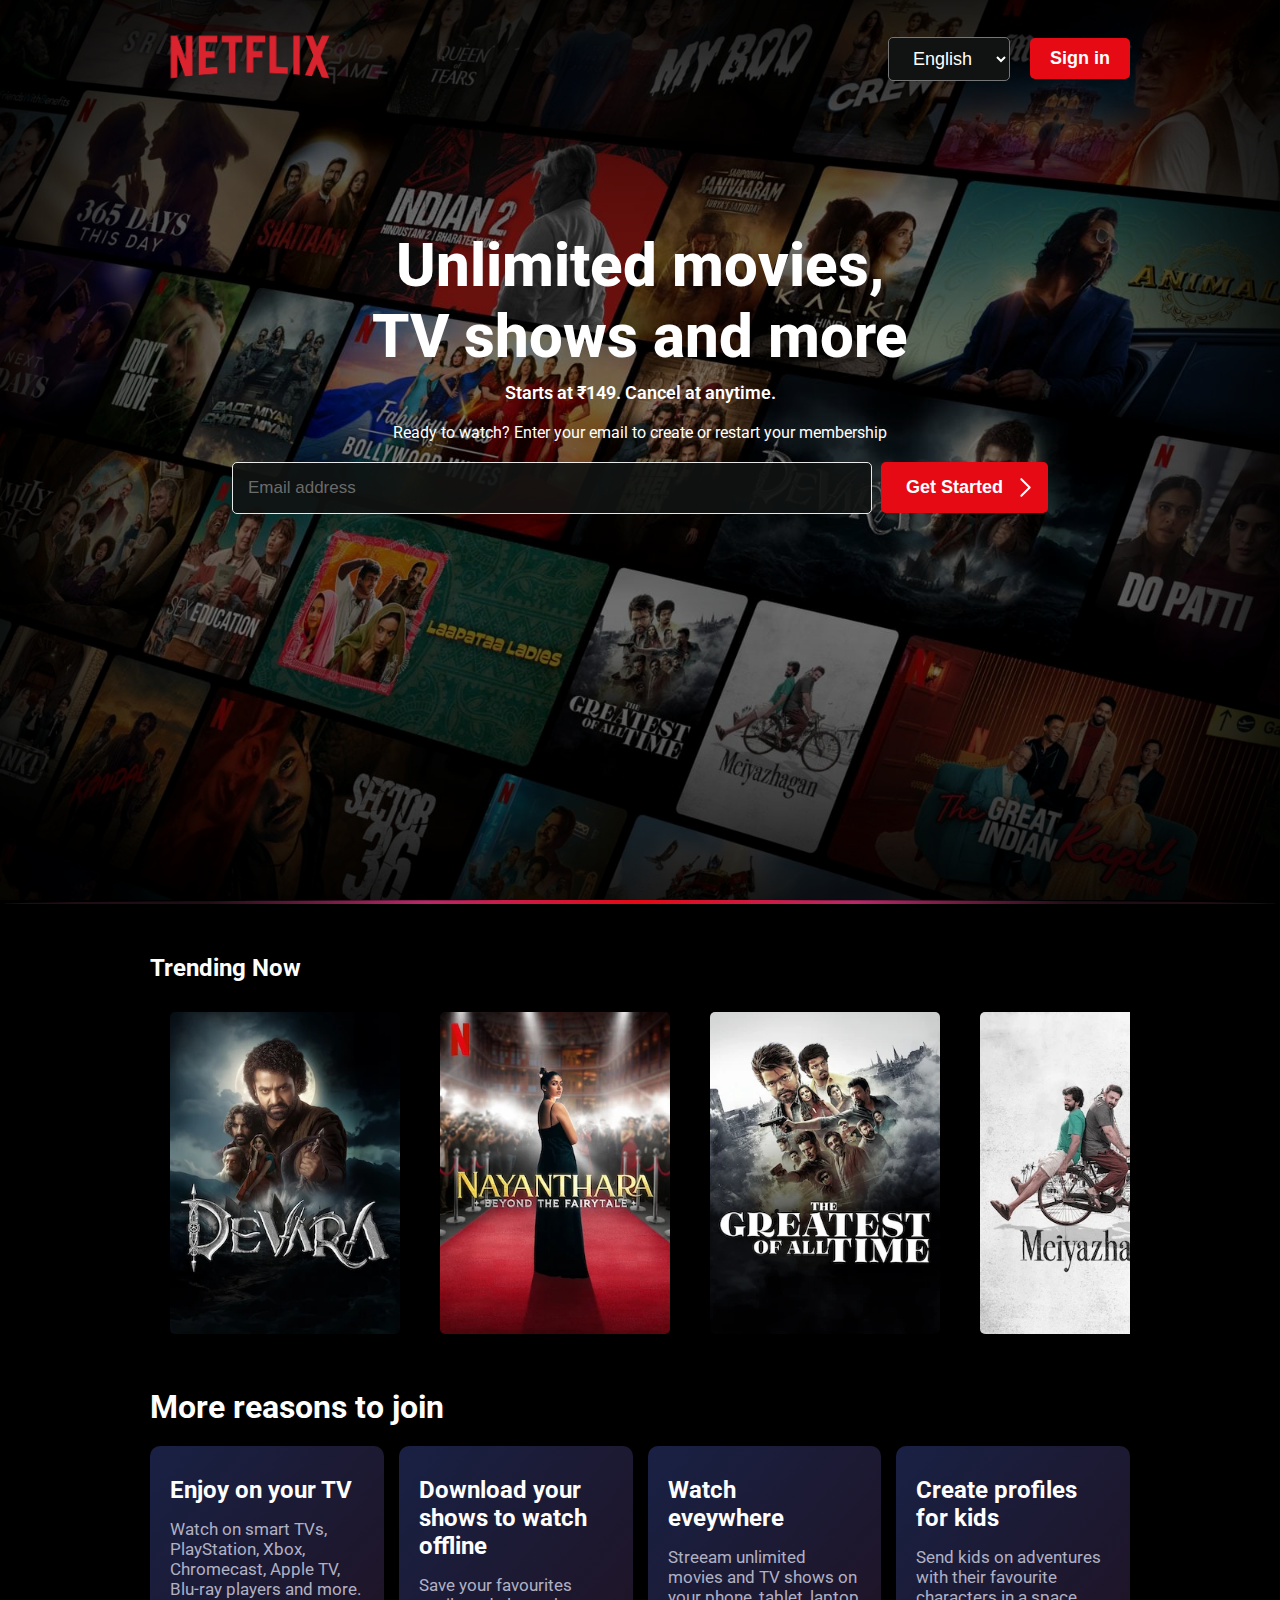
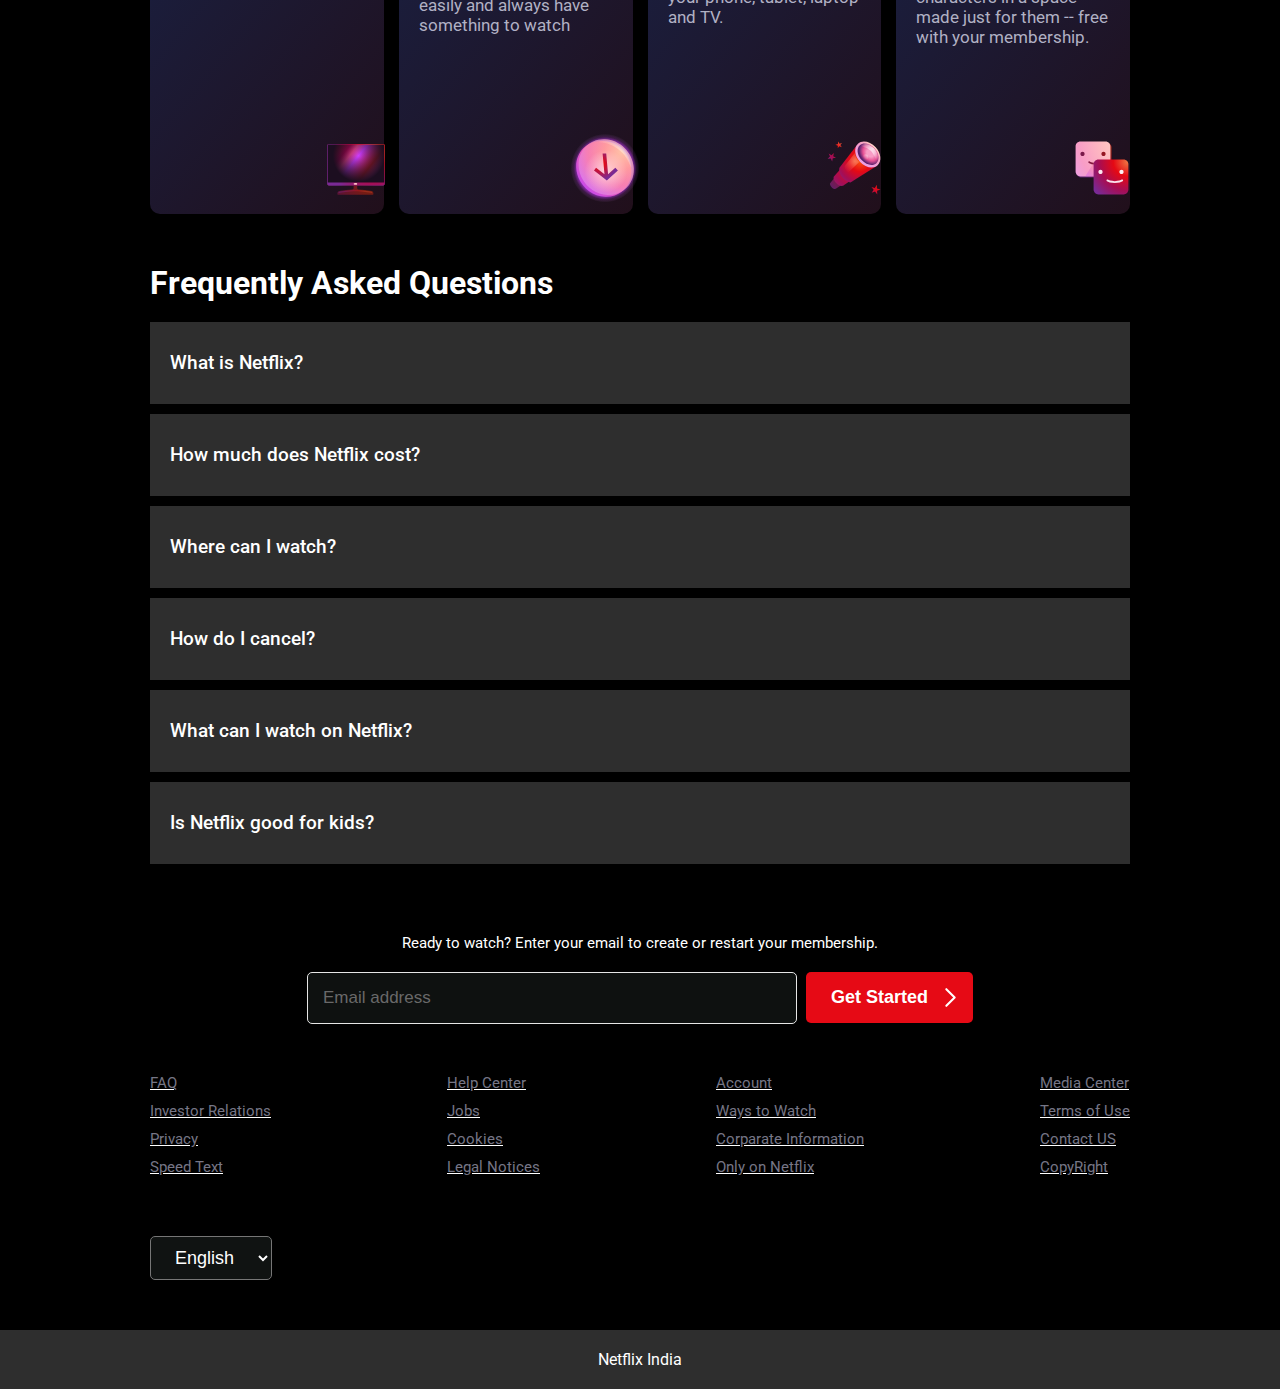
<file: index.html>
<!DOCTYPE html>
<html lang="en">

<head>
  <meta charset="UTF-8">
  <meta name="viewport" content="width=device-width, initial-scale=1.0">
  <link rel="icon" href="./assrts/img/netflix icon.png">
  <title>Netflix</title>

  <!-- CSS Link -->
  <link rel="stylesheet" href="./src/css/style.css">

  <!-- Font Link -->
  <link rel="preconnect" href="https://fonts.googleapis.com">
  <link rel="preconnect" href="https://fonts.gstatic.com" crossorigin>
  <link href="https://fonts.googleapis.com/css2?family=Roboto:wght@300;400;500;700;900&display=swap" rel="stylesheet">

</head>

<body>
  <header>
    <nav>
      <div class="header-logo">
        <img src="./assrts/img/Netflix_Logo_.png" alt="netflix">
      </div>
      <div class="header-link">
        <select>
          <option value="english">English</option>
          <option value="tamil">Tamil</option>
        </select>
        <button class="btn sign-in-btn" id="signBtn"><a href="./login.html">Sign in</a></button>
      </div>
    </nav>

    <div class="inner-text">
      <h1>Unlimited movies, <br> TV shows and more</h1>
      <p class="inner-text-p">Starts at ₹149. Cancel at anytime.</p>
      <p class="inner-text-pp">Ready to watch? Enter your email to create or restart your membership</p>
      <div class="inner-text-email">
        <input class="email-input" type="email" name="email" placeholder="Email address">
        <button class="btn sign-btn">Get Started
          <svg xmlns="http://www.w3.org/2000/svg" width="25" height="25" viewBox="0 0 24 24">
            <path fill="currentColor" fill-rule="evenodd"
              d="M7.293 3.293a1 1 0 0 1 1.414 0l8 8a1 1 0 0 1 0 1.414l-8 8a1 1 0 0 1-1.414-1.414L14.586 12L7.293 4.707a1 1 0 0 1 0-1.414"
              clip-rule="evenodd" />
          </svg>
        </button>
      </div>
    </div>
    <div class="bg-hidden"></div>
  </header>

  <div class="bg-line"></div>

  <main>

    <section class="card-container">
      <div class="card-section">
        <h2>Trending Now</h2>
        <div>
          <ul class="card-section-img">
            <li>
              <img src="./assrts/img/netflix img1 (1).webp" alt="devara">
            </li>
            <li>
              <img src="./assrts/img/netflix img1 (2).webp" alt="nayanthara">
            </li>
            <li>
              <img src="./assrts/img/netflix img1 (3).webp" alt="goat">
            </li>
            <li>
              <img src="./assrts/img/netflix img1 (4).webp" alt="meiyazhagan">
            </li>
            <li>
              <img src="./assrts/img/netflix img1 (5).webp" alt="ankhan">
            </li>
            <li>
              <img src="./assrts/img/netflix img1 (6).webp" alt="animal">
            </li>
            <li>
              <img src="./assrts/img/netflix img1 (7).webp" alt="do patti">
            </li>
            <li>
              <img src="./assrts/img/netflix img1 (8).webp" alt="bageera">
            </li>
            <li>
              <img src="./assrts/img/netflix img1 (9).webp" alt="khal khal">
            </li>
            <li>
              <img src="./assrts/img/netflix img1 (10).webp" alt="kabil">
            </li>
          </ul>
        </div>
      </div>
    </section>

    <section class="service-section">
      <h1>More reasons to join</h1>
      <div class="service-section-ul">
        <ul class="service-section-li">
          <li>
            <h2>Enjoy on your TV</h2>
            <p>Watch on smart TVs, <br> PlayStation, Xbox, Chromecast, Apple TV, Blu-ray players and more.</p>
            <svg width="72" height="72" viewBox="0 0 72 72" fill="none">
              <g id="television-core-small">
                <path id="Vector" fill-rule="evenodd" clip-rule="evenodd"
                  d="M37.2 53.3992C37.2 52.7365 36.6628 52.1992 36 52.1992H34.8C34.1373 52.1992 33.6 52.7365 33.6 53.3992V56.2636C33.6 56.9129 33.0834 57.4433 32.4347 57.4739C30.3013 57.5744 28.1719 57.7834 26.0546 58.1011L19.444 59.0926C18.2692 59.2688 17.4 60.2782 17.4 61.4662V62.0992C17.4 62.4304 17.6686 62.6992 18 62.6992H52.8C53.1314 62.6992 53.4 62.4304 53.4 62.0992V61.4662C53.4 60.2782 52.5309 59.2688 51.3561 59.0926L44.7454 58.1011C42.6282 57.7834 40.4987 57.5744 38.3653 57.4739C37.7167 57.4433 37.2 56.9129 37.2 56.2636V53.3992Z"
                  fill="url(#paint0_radial_5179_1308)"></path>
                <path id="Vector_2"
                  d="M18.6 60.7388C18.6 60.2306 18.9587 59.796 19.4602 59.711C22.0196 59.2775 29.7585 58.0508 35.4 58.0508C41.0415 58.0508 48.7804 59.2775 51.3398 59.711C51.8412 59.796 52.2 60.2306 52.2 60.7388C52.2 60.902 52.0575 61.0268 51.8967 61.0004C50.1219 60.707 40.9704 59.2409 35.4 59.2409C29.8295 59.2409 20.678 60.707 18.9033 61.0004C18.7425 61.0268 18.6 60.902 18.6 60.7388Z"
                  fill="url(#paint1_radial_5179_1308)"></path>
                <path id="Vector_3"
                  d="M63 12H8.99995C8.00584 12 7.19995 12.8059 7.19995 13.8V51.6C7.19995 52.5941 8.00584 53.4 8.99995 53.4H63C63.9941 53.4 64.8 52.5941 64.8 51.6V13.8C64.8 12.8059 63.9941 12 63 12Z"
                  fill="url(#paint2_linear_5179_1308)"></path>
                <path id="Vector_4"
                  d="M63 12H8.99995C8.00584 12 7.19995 12.8059 7.19995 13.8V51.6C7.19995 52.5941 8.00584 53.4 8.99995 53.4H63C63.9941 53.4 64.8 52.5941 64.8 51.6V13.8C64.8 12.8059 63.9941 12 63 12Z"
                  fill="url(#paint3_radial_5179_1308)"></path>
                <path id="Vector_5" fill-rule="evenodd" clip-rule="evenodd"
                  d="M8.99995 12.6H63C63.663 12.6 64.2 13.1372 64.2 13.8V50.4H7.79995V13.8C7.79995 13.1372 8.33719 12.6 8.99995 12.6ZM7.19995 50.4V13.8C7.19995 12.8059 8.00581 12 8.99995 12H63C63.9942 12 64.8 12.8059 64.8 13.8V50.4V51.6C64.8 52.5941 63.9942 53.4 63 53.4H8.99995C8.00581 53.4 7.19995 52.5941 7.19995 51.6V50.4Z"
                  fill="url(#paint4_radial_5179_1308)"></path>
                <path id="Vector_6"
                  d="M35.4 52.8C36.3941 52.8 37.2 52.3971 37.2 51.9C37.2 51.4029 36.3941 51 35.4 51C34.4059 51 33.6 51.4029 33.6 51.9C33.6 52.3971 34.4059 52.8 35.4 52.8Z"
                  fill="url(#paint5_radial_5179_1308)"></path>
              </g>
              <defs>
                <radialGradient id="paint0_radial_5179_1308" cx="0" cy="0" r="1" gradientUnits="userSpaceOnUse"
                  gradientTransform="translate(50.3269 49.3723) rotate(118.526) scale(55.1579 46.2871)">
                  <stop stop-color="#802600"></stop>
                  <stop offset="0.333333" stop-color="#6F181D"></stop>
                  <stop offset="0.666667" stop-color="#5B1333"></stop>
                  <stop offset="1" stop-color="#391945"></stop>
                </radialGradient>
                <radialGradient id="paint1_radial_5179_1308" cx="0" cy="0" r="1" gradientUnits="userSpaceOnUse"
                  gradientTransform="translate(48.1077 53.6128) rotate(158.116) scale(32.7275 42.219)">
                  <stop stop-color="#99421D"></stop>
                  <stop offset="0.333333" stop-color="#99161D"></stop>
                  <stop offset="0.666667" stop-color="#7D1845"></stop>
                  <stop offset="1" stop-color="#59216E"></stop>
                </radialGradient>
                <linearGradient id="paint2_linear_5179_1308" x1="10.4727" y1="14.9572" x2="56.1755" y2="51.4814"
                  gradientUnits="userSpaceOnUse">
                  <stop stop-color="#99161D"></stop>
                  <stop offset="0.245283" stop-color="#CA005B"></stop>
                  <stop offset="0.346698" stop-color="#FF479A"></stop>
                  <stop offset="0.46934" stop-color="#CC3CFF"></stop>
                  <stop offset="0.735849" stop-color="#BC1A22"></stop>
                  <stop offset="1" stop-color="#C94FF5"></stop>
                </linearGradient>
                <radialGradient id="paint3_radial_5179_1308" cx="0" cy="0" r="1" gradientUnits="userSpaceOnUse"
                  gradientTransform="translate(38.6181 23.8286) rotate(90) scale(25.9571 25.8545)">
                  <stop stop-color="#1C0E20" stop-opacity="0"></stop>
                  <stop offset="1" stop-color="#1C0E20"></stop>
                </radialGradient>
                <radialGradient id="paint4_radial_5179_1308" cx="0" cy="0" r="1" gradientUnits="userSpaceOnUse"
                  gradientTransform="translate(54 20.1938) rotate(144.293) scale(47.2897 44.8232)">
                  <stop stop-color="#EF7744"></stop>
                  <stop offset="0.333333" stop-color="#E50914"></stop>
                  <stop offset="0.666667" stop-color="#A70D53"></stop>
                  <stop offset="1" stop-color="#792A95"></stop>
                </radialGradient>
                <radialGradient id="paint5_radial_5179_1308" cx="0" cy="0" r="1" gradientUnits="userSpaceOnUse"
                  gradientTransform="translate(36.525 51.3562) rotate(135) scale(4.58735)">
                  <stop stop-color="#FFDCCC"></stop>
                  <stop offset="0.333333" stop-color="#FFBDC0"></stop>
                  <stop offset="0.666667" stop-color="#F89DC6"></stop>
                  <stop offset="1" stop-color="#E4A1FA"></stop>
                </radialGradient>
              </defs>
            </svg>
          </li>
          <li>
            <h2>Download your shows to watch offline</h2>
            <p>Save your favourites easily and always have something to watch</p>
            <svg width="72" height="72" viewBox="0 0 72 72" fill="none">
              <g id="download-core-small">
                <path id="Vector"
                  d="M36 70.2008C54.8882 70.2008 70.2001 54.8889 70.2001 36.0008C70.2001 17.1126 54.8882 1.80078 36 1.80078C17.1119 1.80078 1.80005 17.1126 1.80005 36.0008C1.80005 54.8889 17.1119 70.2008 36 70.2008Z"
                  fill="url(#paint0_radial_5179_7940)"></path>
                <path id="Vector_2" opacity="0.4"
                  d="M64.7658 36.195C65.5206 51.5916 53.7908 63.5824 38.5668 62.977C23.3428 62.3722 10.3893 49.4 9.63446 34.0034C8.87954 18.6068 20.6091 6.61594 35.8331 7.22116C51.0571 7.82638 64.0104 20.7984 64.7658 36.195Z"
                  fill="url(#paint1_radial_5179_7940)"></path>
                <path id="Vector_3"
                  d="M62.3657 37.9958C63.1205 53.3924 51.3908 65.3832 36.1668 64.7778C20.9428 64.173 7.9893 51.2008 7.23444 35.8041C6.47952 20.4075 18.2091 8.41672 33.4331 9.02194C48.6571 9.62716 61.6103 22.5992 62.3657 37.9958Z"
                  fill="url(#paint2_radial_5179_7940)"></path>
                <path id="Vector_4" opacity="0.5"
                  d="M64.7658 36.195C65.5206 51.5916 53.7908 63.5824 38.5668 62.977C23.3428 62.3722 10.3893 49.4 9.63446 34.0034C8.87954 18.6068 20.6091 6.61594 35.8331 7.22116C51.0571 7.82638 64.0104 20.7984 64.7658 36.195Z"
                  fill="url(#paint3_radial_5179_7940)"></path>
                <path id="Vector_5" opacity="0.6"
                  d="M36.9 60.6C48.6636 60.6 58.2 51.0637 58.2 39.3C58.2 27.5363 48.6636 18 36.9 18C25.1363 18 15.6 27.5363 15.6 39.3C15.6 51.0637 25.1363 60.6 36.9 60.6Z"
                  fill="url(#paint4_radial_5179_7940)"></path>
                <path id="Vector_6" fill-rule="evenodd" clip-rule="evenodd"
                  d="M39.0849 42.2727L46.3387 35.76L48.8945 38.5142L38.9118 47.477L37.8466 48.4333L36.6071 47.477L24.9899 38.5142L27.0434 35.76L35.4849 42.2727L33.6 21.6016H37.2L39.0849 42.2727Z"
                  fill="url(#paint5_radial_5179_7940)"></path>
                <path id="Vector_7" opacity="0.4" fill-rule="evenodd" clip-rule="evenodd"
                  d="M61.6566 34.9618C61.7832 35.3893 62.391 35.3233 62.3694 34.878C61.6962 21.1369 50.1509 9.55975 36.5817 9.01957C34.4606 8.93515 32.4155 9.12541 30.4772 9.55909C30.0745 9.64915 30.1575 10.2082 30.5697 10.2246C45.0094 10.7979 57.6246 21.2971 61.6566 34.9618Z"
                  fill="url(#paint6_radial_5179_7940)"></path>
              </g>
              <defs>
                <radialGradient id="paint0_radial_5179_7940" cx="0" cy="0" r="1" gradientUnits="userSpaceOnUse"
                  gradientTransform="translate(36.0001 36.1837) rotate(-90) scale(34.3829)">
                  <stop offset="0.782019" stop-color="#982DBE"></stop>
                  <stop offset="0.906819" stop-color="#B038DC" stop-opacity="0.2"></stop>
                  <stop offset="1" stop-color="#E4A1FA" stop-opacity="0"></stop>
                </radialGradient>
                <radialGradient id="paint1_radial_5179_7940" cx="0" cy="0" r="1" gradientUnits="userSpaceOnUse"
                  gradientTransform="translate(52.9937 20.0992) rotate(135) scale(49.9836)">
                  <stop stop-color="#FFDCCC"></stop>
                  <stop offset="0.333333" stop-color="#FFBDC0"></stop>
                  <stop offset="0.666667" stop-color="#F89DC6"></stop>
                  <stop offset="1" stop-color="#E4A1FA"></stop>
                </radialGradient>
                <radialGradient id="paint2_radial_5179_7940" cx="0" cy="0" r="1" gradientUnits="userSpaceOnUse"
                  gradientTransform="translate(52.7999 19.6937) rotate(135) scale(53.1037)">
                  <stop stop-color="#FFA984"></stop>
                  <stop offset="0.333333" stop-color="#FF787F"></stop>
                  <stop offset="0.666667" stop-color="#F45FA2"></stop>
                  <stop offset="1" stop-color="#C44AF1"></stop>
                </radialGradient>
                <radialGradient id="paint3_radial_5179_7940" cx="0" cy="0" r="1" gradientUnits="userSpaceOnUse"
                  gradientTransform="translate(52.9937 20.0992) rotate(135) scale(49.9836)">
                  <stop stop-color="#FFDCCC"></stop>
                  <stop offset="0.333333" stop-color="#FFBDC0"></stop>
                  <stop offset="0.666667" stop-color="#F89DC6"></stop>
                  <stop offset="1" stop-color="#E4A1FA"></stop>
                </radialGradient>
                <radialGradient id="paint4_radial_5179_7940" cx="0" cy="0" r="1" gradientUnits="userSpaceOnUse"
                  gradientTransform="translate(36.9 39.3) scale(21.3)">
                  <stop stop-color="white"></stop>
                  <stop offset="1" stop-color="white" stop-opacity="0"></stop>
                </radialGradient>
                <radialGradient id="paint5_radial_5179_7940" cx="0" cy="0" r="1" gradientUnits="userSpaceOnUse"
                  gradientTransform="translate(31.2 32.1016) rotate(39.5226) scale(15.5567)">
                  <stop stop-color="#EF7744"></stop>
                  <stop offset="0.2406" stop-color="#E50914"></stop>
                  <stop offset="1" stop-color="#792A95"></stop>
                </radialGradient>
                <radialGradient id="paint6_radial_5179_7940" cx="0" cy="0" r="1" gradientUnits="userSpaceOnUse"
                  gradientTransform="translate(50.7 21.3) rotate(-180) scale(30)">
                  <stop stop-color="white"></stop>
                  <stop offset="1" stop-color="white" stop-opacity="0"></stop>
                </radialGradient>
              </defs>
            </svg>
          </li>
          <li>
            <h2>Watch eveywhere</h2>
            <p>Streeam unlimited movies and TV shows on your phone, tablet, laptop and TV.</p>
            <svg width="72" height="72" viewBox="0 0 72 72" fill="none">
              <g id="telescope-core-small">
                <path id="Vector"
                  d="M24.0492 36.6016L33.6 46.3898L17.8029 56.8633C17.8029 56.8633 15.8891 57.6983 13.625 55.2638C11.361 52.8293 12.1235 51.238 12.1235 51.238L24.0492 36.6016Z"
                  fill="url(#paint0_radial_5179_1664)"></path>
                <path id="Vector_2"
                  d="M25.0344 34.1992L36 46.151L25.0616 53.8043C25.0616 53.8043 21.8289 55.0984 18.0987 51.0172C14.3686 46.9358 15.9198 44.5105 15.9198 44.5105L25.0344 34.1992Z"
                  fill="url(#paint1_radial_5179_1664)"></path>
                <path id="Vector_3"
                  d="M39 13.0195L59.1 33.6788L32.5325 50.4142C32.5325 50.4142 28.7459 50.2552 24.3978 45.4897C20.0498 40.7243 21.4096 35.8101 21.4096 35.8101L39 13.0195Z"
                  fill="url(#paint2_radial_5179_1664)"></path>
                <path id="Vector_4"
                  d="M57.6709 15.3516C63.1044 21.2807 63.9858 29.2883 59.6386 33.2371C55.2916 37.186 47.3628 35.5806 41.9292 29.6515C36.4954 23.7224 35.6145 15.7148 39.9615 11.766C44.3084 7.81716 52.2372 9.42252 57.6709 15.3516Z"
                  fill="url(#paint3_radial_5179_1664)"></path>
                <path id="Vector_5"
                  d="M58.3787 31.255C54.8121 34.5032 48.2143 33.0817 43.6421 28.0798C39.07 23.078 38.2547 16.39 41.8213 13.1419C45.3879 9.89364 51.9857 11.3152 56.5579 16.3171C61.1298 21.3189 61.9452 28.0069 58.3787 31.255Z"
                  fill="url(#paint4_radial_5179_1664)"></path>
                <path id="Vector_6" opacity="0.85"
                  d="M59.6783 28.823C60.576 24.1785 59.6544 20.5934 56.1603 16.6199C52.6662 12.6464 47.3508 10.8657 43.7796 12.7598C39.371 15.098 48.3734 13.5961 53.4577 19.5815C57.8259 24.724 58.8516 33.1009 59.6783 28.823Z"
                  fill="url(#paint5_radial_5179_1664)"></path>
                <path id="Vector_7" opacity="0.4"
                  d="M50.3979 25.2452C50.4549 26.7239 49.2932 27.7677 47.8032 27.5766C46.3131 27.3856 45.059 26.032 45.002 24.5532C44.945 23.0745 46.1067 22.0307 47.5968 22.2218C49.0868 22.4128 50.341 23.7664 50.3979 25.2452Z"
                  fill="url(#paint6_radial_5179_1664)"></path>
                <path id="Vector_8" opacity="0.6"
                  d="M36.9217 21.0039L26.4258 34.3627C26.3297 36.4604 28.2903 39.5534 30.0334 40.8344L41.2345 29.9105C39.6 28.2005 36.9591 24.1025 36.9217 21.0039Z"
                  fill="url(#paint7_radial_5179_1664)"></path>
                <path id="Vector_9" fill-rule="evenodd" clip-rule="evenodd"
                  d="M20.0576 9.60156L21.479 11.7187L24 11.0654L22.3575 13.0272L23.7789 15.1444L21.3424 14.2397L19.7 16.2016L19.8365 13.6806L17.4 12.7759L19.9209 12.1225L20.0576 9.60156ZM58.776 52.8016L58.9623 56.4685L62.4 57.4188L59.0774 58.7347L59.2637 62.4016L57.0239 59.548L53.7014 60.8638L55.6397 57.7843L53.4 54.9307L56.8377 55.8811L58.776 52.8016ZM15.206 24.2101L15.8768 21.0016L13.4793 23.1964L10.6853 21.5563L11.9975 24.553L9.59998 26.7478L12.8085 26.405L14.1207 29.4016L14.7915 26.1931L18 25.8502L15.206 24.2101Z"
                  fill="url(#paint8_linear_5179_1664)"></path>
              </g>
              <defs>
                <radialGradient id="paint0_radial_5179_1664" cx="0" cy="0" r="1" gradientUnits="userSpaceOnUse"
                  gradientTransform="translate(36.6875 32.7016) rotate(135) scale(34.9134)">
                  <stop stop-color="#99421D"></stop>
                  <stop offset="0.333333" stop-color="#99161D"></stop>
                  <stop offset="0.666667" stop-color="#7D1845"></stop>
                  <stop offset="1" stop-color="#59216E"></stop>
                </radialGradient>
                <radialGradient id="paint1_radial_5179_1664" cx="0" cy="0" r="1" gradientUnits="userSpaceOnUse"
                  gradientTransform="translate(42.5937 27.2992) rotate(135) scale(44.5477 44.5279)">
                  <stop stop-color="#EF7744"></stop>
                  <stop offset="0.333333" stop-color="#E50914"></stop>
                  <stop offset="0.666667" stop-color="#A70D53"></stop>
                  <stop offset="1" stop-color="#792A95"></stop>
                </radialGradient>
                <radialGradient id="paint2_radial_5179_1664" cx="0" cy="0" r="1" gradientUnits="userSpaceOnUse"
                  gradientTransform="translate(42.3 29.106) rotate(135) scale(31.8127)">
                  <stop stop-color="#FB540D"></stop>
                  <stop offset="0.333333" stop-color="#E50914"></stop>
                  <stop offset="0.666667" stop-color="#A70D53"></stop>
                  <stop offset="1" stop-color="#792A95"></stop>
                </radialGradient>
                <radialGradient id="paint3_radial_5179_1664" cx="0" cy="0" r="1" gradientUnits="userSpaceOnUse"
                  gradientTransform="translate(57.675 14.7078) rotate(134.326) scale(24.0433 24.0367)">
                  <stop stop-color="#FFDCCC"></stop>
                  <stop offset="0.333333" stop-color="#FFBDC0"></stop>
                  <stop offset="0.666667" stop-color="#F89DC6"></stop>
                  <stop offset="1" stop-color="#E4A1FA"></stop>
                </radialGradient>
                <radialGradient id="paint4_radial_5179_1664" cx="0" cy="0" r="1" gradientUnits="userSpaceOnUse"
                  gradientTransform="translate(52.1305 21.273) rotate(141.875) scale(9.87138 12.8159)">
                  <stop offset="0.307292" stop-color="#F89DC6"></stop>
                  <stop offset="0.645392" stop-color="#E75094"></stop>
                  <stop offset="1" stop-color="#59216E"></stop>
                </radialGradient>
                <radialGradient id="paint5_radial_5179_1664" cx="0" cy="0" r="1" gradientUnits="userSpaceOnUse"
                  gradientTransform="translate(55.8 15.6) rotate(135) scale(13.1522)">
                  <stop stop-color="white"></stop>
                  <stop offset="1" stop-color="white" stop-opacity="0"></stop>
                </radialGradient>
                <radialGradient id="paint6_radial_5179_1664" cx="0" cy="0" r="1" gradientUnits="userSpaceOnUse"
                  gradientTransform="translate(49.2362 22.9648) rotate(131.079) scale(5.08644 6.006)">
                  <stop stop-color="white"></stop>
                  <stop offset="1" stop-color="white" stop-opacity="0"></stop>
                </radialGradient>
                <radialGradient id="paint7_radial_5179_1664" cx="0" cy="0" r="1" gradientUnits="userSpaceOnUse"
                  gradientTransform="translate(36.8758 29.1353) rotate(137.622) scale(13.5764)">
                  <stop stop-color="#FFA984"></stop>
                  <stop offset="1" stop-color="#F7636B" stop-opacity="0"></stop>
                </radialGradient>
                <linearGradient id="paint8_linear_5179_1664" x1="44.65" y1="27.9016" x2="24.25" y2="48.3016"
                  gradientUnits="userSpaceOnUse">
                  <stop stop-color="#EF7744"></stop>
                  <stop offset="0.333333" stop-color="#E50914"></stop>
                  <stop offset="0.666667" stop-color="#A70D53"></stop>
                  <stop offset="1" stop-color="#792A95"></stop>
                </linearGradient>
              </defs>
            </svg>
          </li>
          <li>
            <h2>Create profiles for kids</h2>
            <p>Send kids on adventures with their favourite characters in a space made just for them -- free with your
              membership.</p>
            <svg width="72" height="72" viewBox="0 0 72 72" fill="none">
              <g id="profiles-core-small">
                <path id="Vector"
                  d="M10.8 15.6008C10.8 12.9499 12.949 10.8008 15.5999 10.8008H40.8C43.4509 10.8008 45.6 12.9498 45.6 15.6008V40.8007C45.6 43.4516 43.4509 45.6007 40.8 45.6007H15.6C12.949 45.6007 10.8 43.4517 10.8 40.8007V15.6008Z"
                  fill="url(#paint0_radial_5179_7919)"></path>
                <path id="Vector_2"
                  d="M9.59998 14.4016C9.59998 11.7506 11.749 9.60162 14.4 9.60156H39.6C42.251 9.60156 44.4 11.7506 44.4 14.4016V39.6015C44.4 42.2525 42.251 44.4015 39.6 44.4015H14.4C11.749 44.4016 9.59998 42.2525 9.59998 39.6015V14.4016Z"
                  fill="url(#paint1_radial_5179_7919)"></path>
                <path id="Vector_3"
                  d="M18.6 21.9008C18.6 23.0606 17.6598 24.0008 16.5 24.0008C15.3402 24.0008 14.4 23.0606 14.4 21.9008C14.4 20.741 15.3402 19.8008 16.5 19.8008C17.6598 19.8008 18.6 20.741 18.6 21.9008Z"
                  fill="url(#paint2_radial_5179_7919)"></path>
                <path id="Vector_4"
                  d="M39.6 21.9008C39.6 23.0606 38.6598 24.0008 37.5 24.0008C36.3402 24.0008 35.4 23.0606 35.4 21.9008C35.4 20.741 36.3402 19.8008 37.5 19.8008C38.6598 19.8008 39.6 20.741 39.6 21.9008Z"
                  fill="url(#paint3_radial_5179_7919)"></path>
                <path id="Vector_5"
                  d="M23.6713 29.4501C23.2437 29.1967 22.6917 29.3379 22.4383 29.7655C22.1848 30.1932 22.3261 30.7452 22.7537 30.9986C23.8254 31.6337 26.769 32.7744 30.6375 32.7744C34.506 32.7744 37.4497 31.6337 38.5213 30.9986C38.949 30.7452 39.0902 30.1932 38.8368 29.7655C38.5834 29.3379 38.0313 29.1967 37.6037 29.4501C36.8191 29.9151 34.194 30.9744 30.6375 30.9744C27.081 30.9744 24.456 29.9151 23.6713 29.4501Z"
                  fill="url(#paint4_radial_5179_7919)"></path>
                <path id="Vector_6" opacity="0.35"
                  d="M19.2 44.4016H28.2L32.4 27.6016C30.2787 28.1801 28.4542 29.5387 27.2921 31.4053L19.2 44.4016Z"
                  fill="url(#paint5_radial_5179_7919)"></path>
                <path id="Vector_7"
                  d="M27.6 32.4016C27.6 29.7506 29.749 27.6016 32.4 27.6016L57.6 27.6016C60.2508 27.6016 62.4 29.7506 62.4 32.4016V57.6015C62.4 60.2524 60.2508 62.4016 57.6 62.4016H32.4C29.749 62.4016 27.6 60.2524 27.6 57.6016V32.4016Z"
                  fill="url(#paint6_radial_5179_7919)"></path>
                <path id="Vector_8"
                  d="M36.6 39.9008C36.6 41.0606 35.6598 42.0008 34.5 42.0008C33.3402 42.0008 32.4 41.0606 32.4 39.9008C32.4 38.741 33.3402 37.8008 34.5 37.8008C35.6598 37.8008 36.6 38.741 36.6 39.9008Z"
                  fill="url(#paint7_radial_5179_7919)"></path>
                <path id="Vector_9"
                  d="M57.6 39.9008C57.6 41.0606 56.6598 42.0008 55.5 42.0008C54.3402 42.0008 53.4 41.0606 53.4 39.9008C53.4 38.741 54.3402 37.8008 55.5 37.8008C56.6598 37.8008 57.6 38.741 57.6 39.9008Z"
                  fill="url(#paint8_radial_5179_7919)"></path>
                <path id="Vector_10"
                  d="M41.8213 47.6025C41.3937 47.349 40.8416 47.4903 40.5882 47.9179C40.3348 48.3455 40.476 48.8976 40.9037 49.1509C41.9753 49.786 44.919 50.9267 48.7875 50.9267C52.656 50.9267 55.5996 49.786 56.6713 49.1509C57.0989 48.8976 57.2402 48.3455 56.9867 47.9179C56.7333 47.4903 56.1813 47.349 55.7537 47.6025C54.969 48.0674 52.344 49.1267 48.7875 49.1267C45.231 49.1267 42.6059 48.0674 41.8213 47.6025Z"
                  fill="url(#paint9_radial_5179_7919)"></path>
              </g>
              <defs>
                <radialGradient id="paint0_radial_5179_7919" cx="0" cy="0" r="1" gradientUnits="userSpaceOnUse"
                  gradientTransform="translate(39.075 17.6882) rotate(135) scale(32.8097)">
                  <stop stop-color="#99421D"></stop>
                  <stop offset="0.333333" stop-color="#99161D"></stop>
                  <stop offset="0.666667" stop-color="#7D1845"></stop>
                  <stop offset="1" stop-color="#59216E"></stop>
                </radialGradient>
                <radialGradient id="paint1_radial_5179_7919" cx="0" cy="0" r="1" gradientUnits="userSpaceOnUse"
                  gradientTransform="translate(62.4 8.70157) rotate(133.87) scale(75.3216)">
                  <stop stop-color="#FFDCCC"></stop>
                  <stop offset="0.333333" stop-color="#FFBDC0"></stop>
                  <stop offset="0.666667" stop-color="#F89DC6"></stop>
                  <stop offset="1" stop-color="#E4A1FA"></stop>
                </radialGradient>
                <radialGradient id="paint2_radial_5179_7919" cx="0" cy="0" r="1" gradientUnits="userSpaceOnUse"
                  gradientTransform="translate(60.3 11.1008) rotate(133.939) scale(68.7426 55.9547)">
                  <stop stop-color="#99421D"></stop>
                  <stop offset="0.333333" stop-color="#99161D"></stop>
                  <stop offset="0.666667" stop-color="#7D1845"></stop>
                  <stop offset="1" stop-color="#59216E"></stop>
                </radialGradient>
                <radialGradient id="paint3_radial_5179_7919" cx="0" cy="0" r="1" gradientUnits="userSpaceOnUse"
                  gradientTransform="translate(60.3 11.1008) rotate(133.939) scale(68.7426 55.9547)">
                  <stop stop-color="#99421D"></stop>
                  <stop offset="0.333333" stop-color="#99161D"></stop>
                  <stop offset="0.666667" stop-color="#7D1845"></stop>
                  <stop offset="1" stop-color="#59216E"></stop>
                </radialGradient>
                <radialGradient id="paint4_radial_5179_7919" cx="0" cy="0" r="1" gradientUnits="userSpaceOnUse"
                  gradientTransform="translate(60.3 11.0994) rotate(133.939) scale(68.7426 55.9548)">
                  <stop stop-color="#99421D"></stop>
                  <stop offset="0.333333" stop-color="#99161D"></stop>
                  <stop offset="0.666667" stop-color="#7D1845"></stop>
                  <stop offset="1" stop-color="#59216E"></stop>
                </radialGradient>
                <radialGradient id="paint5_radial_5179_7919" cx="0" cy="0" r="1" gradientUnits="userSpaceOnUse"
                  gradientTransform="translate(39.6 27.9016) rotate(135) scale(23.3345)">
                  <stop stop-color="#FFA984"></stop>
                  <stop offset="0.333333" stop-color="#FF787F"></stop>
                  <stop offset="0.666667" stop-color="#F45FA2"></stop>
                  <stop offset="1" stop-color="#C44AF1"></stop>
                </radialGradient>
                <radialGradient id="paint6_radial_5179_7919" cx="0" cy="0" r="1" gradientUnits="userSpaceOnUse"
                  gradientTransform="translate(61.8 29.7016) rotate(135) scale(43.2749)">
                  <stop stop-color="#EF7744"></stop>
                  <stop offset="0.333333" stop-color="#E50914"></stop>
                  <stop offset="0.666667" stop-color="#A70D53"></stop>
                  <stop offset="1" stop-color="#792A95"></stop>
                </radialGradient>
                <radialGradient id="paint7_radial_5179_7919" cx="0" cy="0" r="1" gradientUnits="userSpaceOnUse"
                  gradientTransform="translate(62.1 11.1008) rotate(137.146) scale(73.6614 60.3576)">
                  <stop stop-color="#FFDCCC"></stop>
                  <stop offset="0.333333" stop-color="#FDF6F6"></stop>
                  <stop offset="0.666667" stop-color="#FADCE9"></stop>
                  <stop offset="1" stop-color="#E4A1FA"></stop>
                </radialGradient>
                <radialGradient id="paint8_radial_5179_7919" cx="0" cy="0" r="1" gradientUnits="userSpaceOnUse"
                  gradientTransform="translate(62.1 11.1008) rotate(137.146) scale(73.6614 60.3576)">
                  <stop stop-color="#FFDCCC"></stop>
                  <stop offset="0.333333" stop-color="#FDF6F6"></stop>
                  <stop offset="0.666667" stop-color="#FADCE9"></stop>
                  <stop offset="1" stop-color="#E4A1FA"></stop>
                </radialGradient>
                <radialGradient id="paint9_radial_5179_7919" cx="0" cy="0" r="1" gradientUnits="userSpaceOnUse"
                  gradientTransform="translate(62.1 11.1017) rotate(137.146) scale(73.6614 60.3576)">
                  <stop stop-color="#FFDCCC"></stop>
                  <stop offset="0.333333" stop-color="#FDF6F6"></stop>
                  <stop offset="0.666667" stop-color="#FADCE9"></stop>
                  <stop offset="1" stop-color="#E4A1FA"></stop>
                </radialGradient>
              </defs>
            </svg>
          </li>
        </ul>
      </div>
    </section>

    <section class="faq-section">
      <h1>Frequently Asked Questions</h1>
      <div>
        <ul class="faq-section-ul">
          <li>
            <h3>What is Netflix?</h3>
          </li>
          <li>
            <h3>How much does Netflix cost?</h3>
          </li>
          <li>
            <h3>Where can I watch?</h3>
          </li>
          <li>
            <h3>How do I cancel?</h3>
          </li>
          <li>
            <h3>What can I watch on Netflix?</h3>
          </li>
          <li>
            <h3>Is Netflix good for kids?</h3>
          </li>
        </ul>
      </div>
    </section>

    <section class="desc-section">
      <div>
        <p>Ready to watch? Enter your email to create or restart your membership.</p>
        <input class="email-input" type="email" name="email" placeholder="Email address">
        <button class="btn sign-btn">Get Started
          <svg xmlns="http://www.w3.org/2000/svg" width="25" height="25" viewBox="0 0 24 24">
            <path fill="currentColor" fill-rule="evenodd"
              d="M7.293 3.293a1 1 0 0 1 1.414 0l8 8a1 1 0 0 1 0 1.414l-8 8a1 1 0 0 1-1.414-1.414L14.586 12L7.293 4.707a1 1 0 0 1 0-1.414"
              clip-rule="evenodd" />
          </svg>
        </button>
    </section>

    <section class="link-section">
      <div class="links">
        <ul>
          <div>
            <li><a href="#">FAQ</a></li>
            <li><a href="#">Investor Relations</a></li>
            <li><a href="#">Privacy</a></li>
            <li><a href="#">Speed Text</a></li>
          </div>
        </ul>
        <ul>
          <div>
            <li><a href="#">Help Center</a></li>
            <li><a href="#">Jobs</a></li>
            <li><a href="#">Cookies</a></li>
            <li><a href="#">Legal Notices</a></li>
          </div>
        </ul>
        <ul>
          <div>
            <li><a href="#">Account</a></li>
            <li><a href="#">Ways to Watch</a></li>
            <li><a href="#">Corparate Information</a></li>
            <li><a href="#">Only on Netflix</a></li>
          </div>
        </ul>
        <ul>
          <div>
            <li><a href="#">Media Center</a></li>
            <li><a href="#">Terms of Use</a></li>
            <li><a href="#">Contact US</a></li>
            <li><a href="#">CopyRight</a></li>
          </div>
        </ul>
      </div>
      <div class="lang">
        <select>
          <option value="english">English</option>
          <option value="tamil">Tamil</option>
        </select>
      </div>
    </section>
  </main>

  <footer>
    <div class="copyright">Netflix India</div>
  </footer>

  <!-- JS Link -->
  <script src="./src/js/main.js"></script>
</body>

</html>
</file>
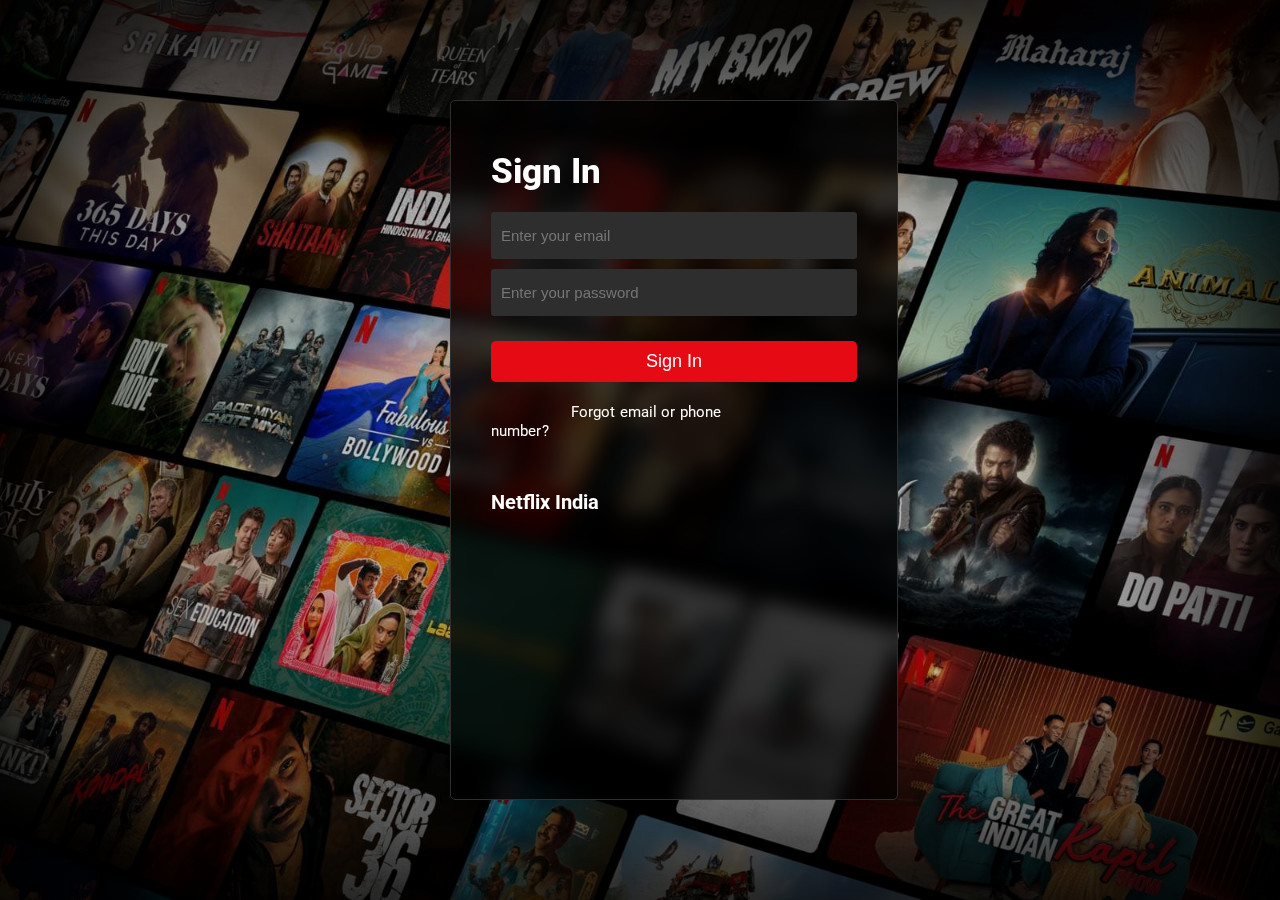
<file: login.html>
<!DOCTYPE html>
<html lang="en">

<head>
    <meta charset="UTF-8">
    <meta name="viewport" content="width=device-width, initial-scale=1.0">
    <link rel="icon" href="./assrts/img/netflix icon.png">
    <title>Netflix | login</title>

    <!-- CSS Link -->
    <link rel="stylesheet" href="./src/css/style.css">

    <!-- Font Link -->
    <link rel="preconnect" href="https://fonts.googleapis.com">
    <link rel="preconnect" href="https://fonts.gstatic.com" crossorigin>
    <link href="https://fonts.googleapis.com/css2?family=Roboto:wght@300;400;500;700;900&display=swap" rel="stylesheet">
</head>

<body>

    <section class="sign" id="signToggle">
        <div class="sign-container">
            <h1>Sign In</h1>
            <form action="">
                <div>
                    <input type="email" name="email" placeholder="Enter your email">
                </div>
                <div>
                    <input type="password" name="password" placeholder="Enter your password">
                </div>
                <div>
                    <button>Sign In</button>
                </div>
                <a>Forgot email or phone number?</a>
            </form>
            <div class="sign-footer">
                <h4>Netflix India</h4>
            </div>
        </div>
    </section>


    <script src="./src/js/main.js"></script>
</body>

</html>
</file>
<file: src/css/style.css>
:root {
    --dark-red: #e60a15;
}

* {
    margin: 0;
    padding: 0;
    box-sizing: border-box;
    text-decoration: none;
    list-style: none;
}

body {
    background-color: #000;
    color: #fff;
    font-family: "Roboto", serif;
}

/* header navbar */

header {
    position: relative;
    width: 100%;
    height: 100vh;
    background: url(/assrts/img/Netflix_pg.jpg);
    box-shadow: inset 0 50px 300px #000, inset 0 -50px 300px #000;
    background-size: cover;
    background-position: center;
    z-index: 0;
}

header nav {
    display: flex;
    justify-content: space-between;
    align-items: center;
    position: relative;
    padding: 15px 150px;
    z-index: 1;
}

.header-logo img {
    width: 200px;
}

.header-link {
    display: flex;
    align-items: center;
}

select {
    margin-right: 20px;
    padding: 10px 20px;
    font-weight: 400;
    font-size: 18px;
    border-radius: 5px;
    background-color: #101312;
    color: #fff;
}

.btn {
    border: none;
    cursor: pointer;
}

.sign-in-btn {
    background-color: var(--dark-red);
    padding: 10px 20px;
    color: #fff;
    border-radius: 5px;
    font-weight: 600;
    font-size: 18px;
}

.sign-in-btn>a {
    color: #fff;
}

/* header innertext */

header .inner-text {
    margin: 7rem 0 30px 0;
    position: relative;
    text-align: center;
    z-index: 1;
}

.inner-text h1 {
    font-size: 60px;
    font-weight: 800;
    margin-bottom: 10px;
}

.inner-text p {
    margin-bottom: 20px;
}

.inner-text-p {
    font-size: 18px;
    font-weight: 600;
}

.email-input {
    padding: 15px;
    width: 50%;
    margin-right: 5px;
    background-color: #101312;
    color: #fff;
    opacity: 0.9;
    outline: none;
    border: 1px solid #fff;
    border-radius: 5px;
    font-size: 17px;
}

.sign-btn:hover {
    background-color: #c7000a;
}

.sign-btn {
    position: relative;
    background-color: var(--dark-red);
    color: #fff;
    border-radius: 5px;
    font-weight: 600;
    font-size: 18px;
    padding: 15px 45px 15px 25px;
}

.sign-btn svg {
    position: absolute;
    top: 13px;
    right: 10px;
}

.bg-hidden {
    background-color: #000;
    position: absolute;
    width: 100%;
    height: 100%;
    left: 0;
    top: 0;
    opacity: 0.4;
}

.bg-line {
    box-sizing: border-box;
    position: relative;
    height: 100%;
    top: 0;
    margin: auto;
    display: flex;
    align-items: center;
    border: solid .25rem transparent;
    border-top-left-radius: 50% 100%;
    border-top-right-radius: 50% 100%;
    border-bottom: none;
    background: radial-gradient(50% 500% at 50% -420%, rgba(64, 97, 231, 0.4) 80%, rgba(0, 0, 0, 0.1) 100%), black;
    background-clip: padding-box;
}

.bg-line::before {
    content: "";
    position: absolute;
    top: 0;
    right: 0;
    bottom: 0;
    left: 0;
    z-index: -1;
    margin-top: -.25rem;
    border-radius: inherit;
    background:
        linear-gradient(to right,
            rgba(33, 13, 22, 1) 16%,
            rgba(184, 40, 105, 1),
            rgba(229, 9, 20, 1),
            rgba(184, 40, 105, 1),
            rgba(33, 13, 22, 1) 84%);
}

/* Sign page */
.sign {
    width: 100%;
    height: 100vh;
    background: url(/assrts/img/Netflix_pg.jpg);
    box-shadow: inset 0 50px 300px #000, inset 0 -50px 300px #000;
    background-size: cover;
    background-position: center;
    display: flex;
}

.sign-container {
    border: 1px solid #2e2e2e;
    padding: 50px 40px;
    margin: 100px 12.5rem 6.25rem 28.125rem;
    width: 35%;
    border-radius: 5px;
    background-color: rgba(0, 0, 0, 0.7);
    backdrop-filter: blur(10px);
}

.sign-container>h1 {
    font-size: 35px;
    font-weight: 800;
    padding-bottom: 20px;
}

.sign-container input {
    outline: none;
    background-color: #2e2e2e;
    color: #fff;
    font-size: 15px;
    width: 100%;
    padding: 15px 10px;
    margin-bottom: 10px;
    border: none;
    border-radius: 3px;
}

.sign-container button {
    cursor: pointer;
    width: 100%;
    background-color: var(--dark-red);
    color: #fff;
    border-radius: 5px;
    font-size: 18px;
    padding: 10px 20px;
    margin: 15px 0 20px 0;
    border: none;
}

.sign-container>form>a {
    font-size: 15px;
    margin: 0 80px;
    cursor: pointer;
    letter-spacing: 0.1px;
}

.sign-container>form>a:hover {
    color: #cfcdcd;
    text-decoration: underline;
}

.sign-container .sign-footer {
    font-size: 20px;
    margin: 50px 0;
}

/* main */
main {
    padding: 50px 150px;
    width: 100%;
    max-width: 120rem;
    margin: 0 auto;
    box-sizing: border-box;
}

.card-container {
    display: flex;
    flex-direction: row;
    flex-basis: auto;
    align-items: center;
    overflow: hidden;
    overflow-x: scroll;
    cursor: pointer;
    position: relative;
}

.card-section h2 {
    padding-bottom: 10px;
}

.card-section-img {
    display: flex;
    align-items: center;
    padding-left: 20px;
    scroll-snap-type: x mandatory;
    scroll-margin-inline-start: 2.5rem;
}

.card-section-img li {
    margin: 20px 40px 0 0;
}

.card-section-img img {
    border-radius: 5px;
    width: 230px;
}

/* Service */

.service-section h1 {
    margin: 50px 0 20px 0;
}

.service-section ul {
    display: flex;
    align-items: center;
}

.service-section li {
    background:
        linear-gradient(130deg, #192144, #210f1b);
    width: 25%;
    height: 23rem;
    border-radius: 10px;
    padding: 20px;
    position: relative;
    margin-right: 15px;
}

.service-section li:last-child {
    margin-right: 0;
}

.service-section h2 {
    padding: 10px 5px 15px 0;
}

.service-section p {
    font-size: 17px;
    color: #b1b1c4;
}

.service-section svg {
    position: absolute;
    bottom: 10px;
    left: 170px;
}

/* FA Questions */
.faq-section h1 {
    margin: 50px 0 20px 0;
}

.faq-section-ul li {
    background-color: #2e2e2e;
    padding: 30px 20px;
    margin-bottom: 10px;
}

.faq-section-ul li h3 {
    font-weight: 500;
}

/* description */

.desc-section {
    text-align: center;
    margin-top: 70px;
}

.desc-section p {
    font-size: 15px;
    margin-bottom: 20px;
}

/* link-section */

.link-section .links {
    display: flex;
    justify-content: space-between;
    align-items: center;
    margin-top: 50px;
}

.links ul {
    text-decoration: underline;
}

.links ul li {
    margin-bottom: 10px;
    font-size: 15px;
}

.links ul li a {
    color: #767686;
}

.lang {
    margin-top: 50px;
}

/* footer */
footer .copyright {
    background-color: #2e2e2e;
    text-align: center;
    padding: 20px 0;
}

footer .copyright a:hover {
    color: #002fff;
}


/* media */

@media only screen and (max-width: 600px) {
    header nav {
        padding: 15px;
    }

    header select {
        display: none;
    }

    header .inner-text {
        margin: 5rem 20px 0 20px;
    }

    .inner-text h1 {
        font-size: 35px;
    }

    .email-input {
        width: 96%;
        margin-bottom: 20px;
    }

    main {
        padding: 50px 30px;
    }

    .inner-text-pp {
        font-size: 15px;
    }

    .card-section-title {
        flex-direction: column;
        align-items: start;
    }

    .card-section-title div {
        padding-bottom: 10px;
    }

    .card-section-title-1 {
        padding: 15px 270% 20px 15px;
    }

    .card-section-title-2 {
        padding: 15px 180% 20px 15px;
    }

    .card-section-img img {
        width: 180px;
    }

    .service-section ul {
        flex-direction: column;
    }

    .service-section li {
        width: 100%;
        height: 13rem;
        margin-bottom: 10px;
        margin-right: 0;
    }

    .service-section svg {
        top: 135px;
        left: 250px;
    }

    .desc-section {
        text-align: start;
    }

    .link-section .links {
        flex-direction: column;
        align-items: start;
    }
    .sign-container{
        margin: 20px 30px;
        width: 80%;
        height: 70%;
        padding: 30px 20px;
    }
    .sign-container>form>a{
        font-size: 13px;
        margin: 0 30px;
    }
}
</file>
